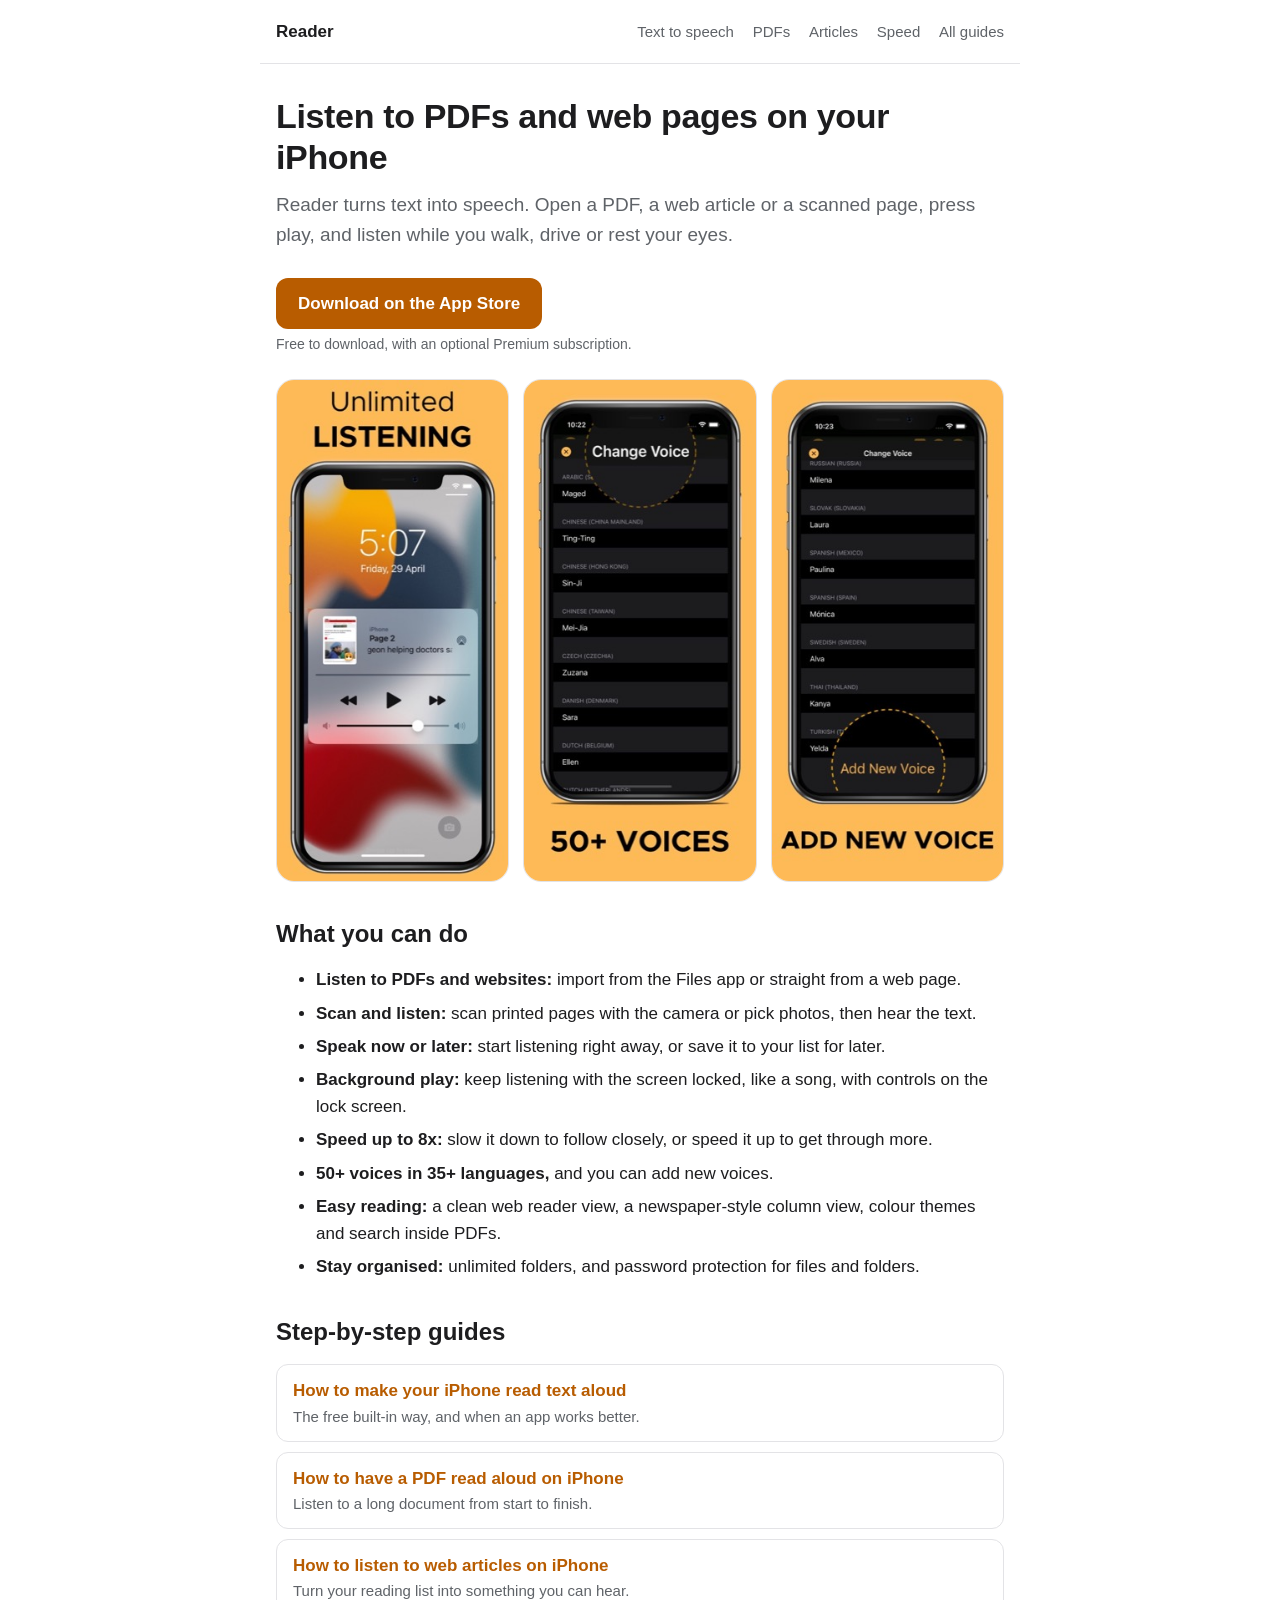
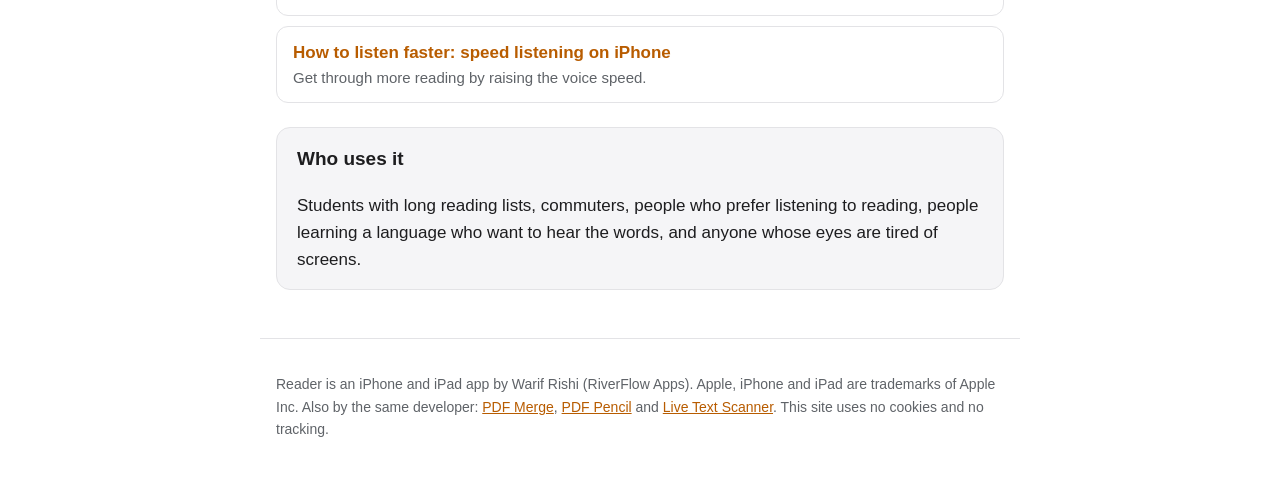
<file: index.html>
<!doctype html>
<html lang="en">
<head>
<meta charset="utf-8">
<meta name="viewport" content="width=device-width, initial-scale=1">
<title>Reader for iPhone and iPad: Text to Speech for PDFs and Web Pages</title>
<meta name="description" content="Listen to PDFs, web articles and scanned pages on your iPhone. 50+ voices in 35+ languages, speed up to 8x, and it keeps playing in the background like music.">
<meta name="apple-itunes-app" content="app-id=1575124024">
<link rel="canonical" href="https://rishi420.github.io/reader/">
<link rel="stylesheet" href="style.css">
<script type="application/ld+json">
{
  "@context": "https://schema.org",
  "@type": "SoftwareApplication",
  "name": "Reader - voice for pdf & web",
  "operatingSystem": "iOS, iPadOS",
  "applicationCategory": "UtilitiesApplication",
  "description": "Text to speech for PDFs and web pages on iPhone and iPad.",
  "downloadUrl": "https://apps.apple.com/app/id1575124024",
  "offers": { "@type": "Offer", "price": "0", "priceCurrency": "USD" }
}
</script>
</head>
<body>
<header>
  <a class="brand" href="./">Reader</a>
  <nav>
    <a href="text-to-speech-on-iphone.html">Text to speech</a>
    <a href="read-pdf-aloud-on-iphone.html">PDFs</a>
    <a href="listen-to-articles-on-iphone.html">Articles</a>
    <a href="speed-listening-on-iphone.html">Speed</a>
    <a class="keep" href="./#guides">All guides</a>
  </nav>
</header>
<main>
  <h1>Listen to PDFs and web pages on your iPhone</h1>
  <p class="lede">Reader turns text into speech. Open a PDF, a web article or a scanned page, press play, and listen while you walk, drive or rest your eyes.</p>
  <a class="cta" href="https://apps.apple.com/app/apple-store/id1575124024?pt=117198018&amp;ct=reader-home&amp;mt=8">Download on the App Store</a>
  <span class="cta-note">Free to download, with an optional Premium subscription.</span>

  <div class="shots">
    <img src="img/background-listening.jpg" width="277" height="600" alt="Reader playing a document from the iPhone lock screen">
    <img src="img/voices.jpg" width="277" height="600" alt="Choosing from more than 50 voices in Reader" loading="lazy">
    <img src="img/add-voice.jpg" width="277" height="600" alt="Adding a new voice in Reader" loading="lazy">
  </div>

  <h2>What you can do</h2>
  <ul>
    <li><strong>Listen to PDFs and websites:</strong> import from the Files app or straight from a web page.</li>
    <li><strong>Scan and listen:</strong> scan printed pages with the camera or pick photos, then hear the text.</li>
    <li><strong>Speak now or later:</strong> start listening right away, or save it to your list for later.</li>
    <li><strong>Background play:</strong> keep listening with the screen locked, like a song, with controls on the lock screen.</li>
    <li><strong>Speed up to 8x:</strong> slow it down to follow closely, or speed it up to get through more.</li>
    <li><strong>50+ voices in 35+ languages,</strong> and you can add new voices.</li>
    <li><strong>Easy reading:</strong> a clean web reader view, a newspaper-style column view, colour themes and search inside PDFs.</li>
    <li><strong>Stay organised:</strong> unlimited folders, and password protection for files and folders.</li>
  </ul>

  <h2 id="guides">Step-by-step guides</h2>
  <ul class="guides">
    <li><a href="text-to-speech-on-iphone.html">How to make your iPhone read text aloud</a><span>The free built-in way, and when an app works better.</span></li>
    <li><a href="read-pdf-aloud-on-iphone.html">How to have a PDF read aloud on iPhone</a><span>Listen to a long document from start to finish.</span></li>
    <li><a href="listen-to-articles-on-iphone.html">How to listen to web articles on iPhone</a><span>Turn your reading list into something you can hear.</span></li>
    <li><a href="speed-listening-on-iphone.html">How to listen faster: speed listening on iPhone</a><span>Get through more reading by raising the voice speed.</span></li>
  </ul>

  <div class="box">
    <h3>Who uses it</h3>
    <p>Students with long reading lists, commuters, people who prefer listening to reading, people learning a language who want to hear the words, and anyone whose eyes are tired of screens.</p>
  </div>
</main>
<footer>
  <p>Reader is an iPhone and iPad app by Warif Rishi (RiverFlow Apps). Apple, iPhone and iPad are trademarks of Apple Inc. Also by the same developer: <a href="https://rishi420.github.io/pdf-merge/">PDF Merge</a>, <a href="https://rishi420.github.io/pdf-pencil/">PDF Pencil</a> and <a href="https://rishi420.github.io/live-text-scanner/">Live Text Scanner</a>. This site uses no cookies and no tracking.</p>
</footer>
</body>
</html>
</file>
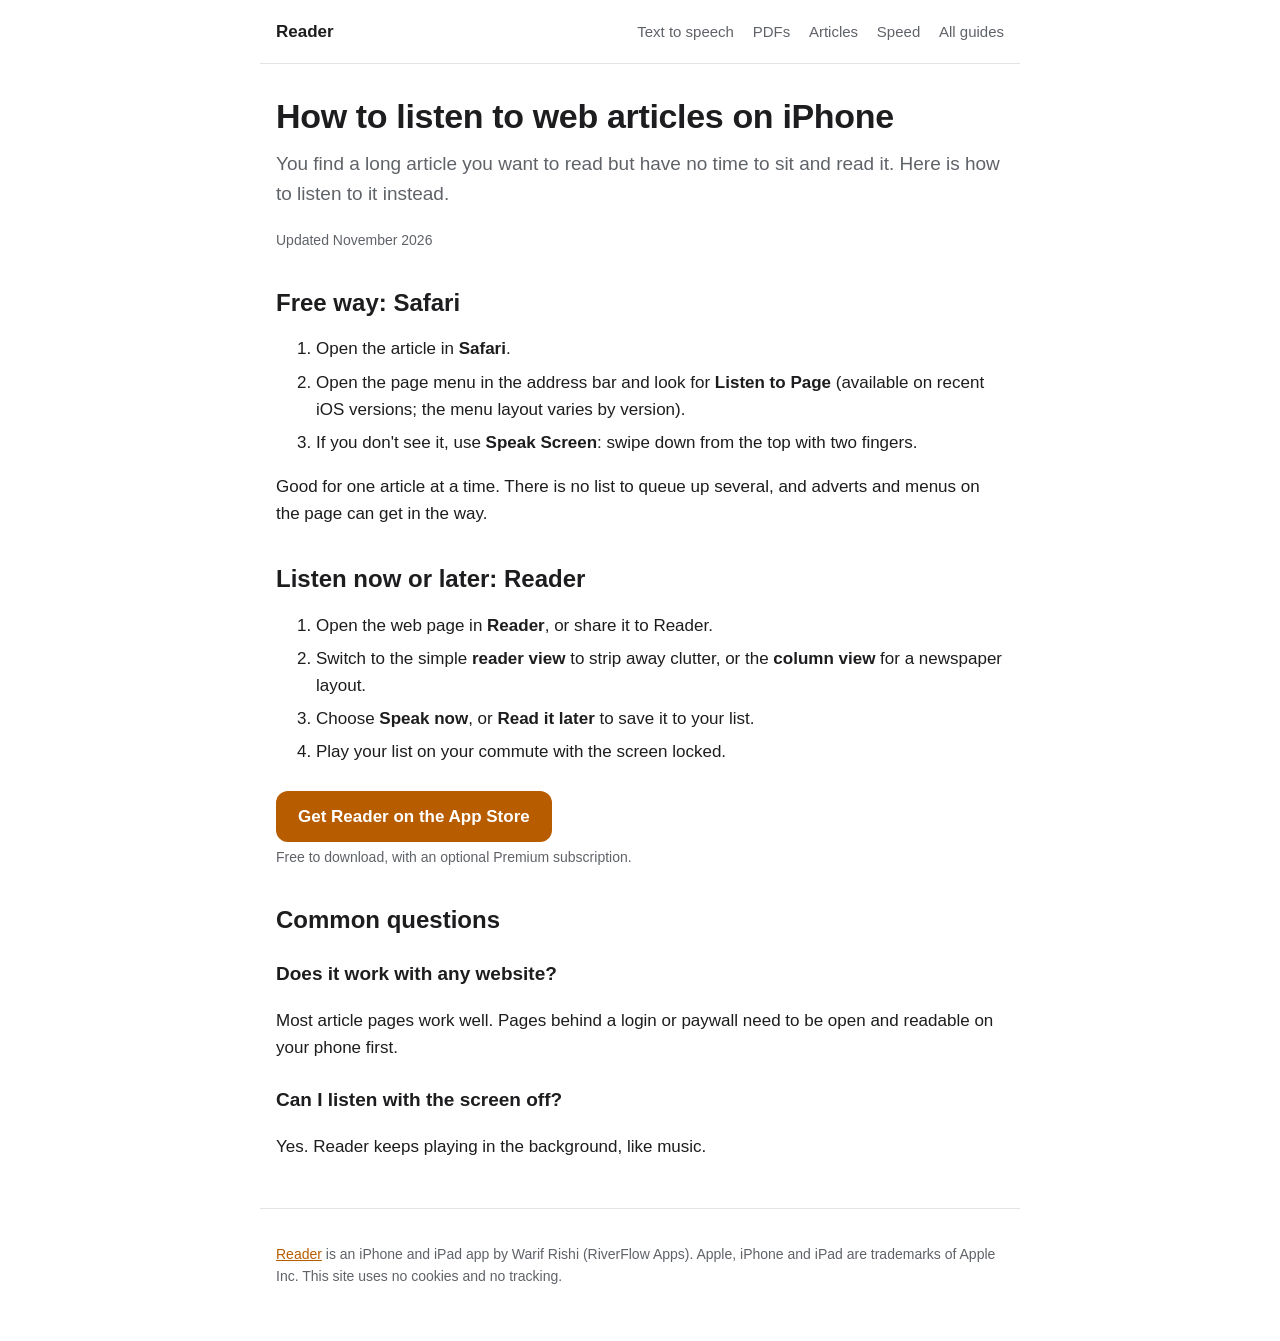
<file: listen-to-articles-on-iphone.html>
<!doctype html>
<html lang="en">
<head>
<meta charset="utf-8">
<meta name="viewport" content="width=device-width, initial-scale=1">
<title>How to Listen to Web Articles on iPhone</title>
<meta name="description" content="Have news, blog posts and long reads read aloud on your iPhone. The built-in Safari option, and how to save articles to listen to later with Reader.">
<meta name="apple-itunes-app" content="app-id=1575124024">
<link rel="canonical" href="https://rishi420.github.io/reader/listen-to-articles-on-iphone.html">
<link rel="stylesheet" href="style.css">
</head>
<body>
<header>
  <a class="brand" href="./">Reader</a>
  <nav>
    <a href="text-to-speech-on-iphone.html">Text to speech</a>
    <a href="read-pdf-aloud-on-iphone.html">PDFs</a>
    <a href="listen-to-articles-on-iphone.html">Articles</a>
    <a href="speed-listening-on-iphone.html">Speed</a>
    <a class="keep" href="./#guides">All guides</a>
  </nav>
</header>
<main>
  <h1>How to listen to web articles on iPhone</h1>
  <p class="lede">You find a long article you want to read but have no time to sit and read it. Here is how to listen to it instead.</p>
  <p class="updated">Updated November 2026</p>

  <h2>Free way: Safari</h2>
  <ol>
    <li>Open the article in <strong>Safari</strong>.</li>
    <li>Open the page menu in the address bar and look for <strong>Listen to Page</strong> (available on recent iOS versions; the menu layout varies by version).</li>
    <li>If you don't see it, use <strong>Speak Screen</strong>: swipe down from the top with two fingers.</li>
  </ol>
  <p>Good for one article at a time. There is no list to queue up several, and adverts and menus on the page can get in the way.</p>

  <h2>Listen now or later: Reader</h2>
  <ol>
    <li>Open the web page in <strong>Reader</strong>, or share it to Reader.</li>
    <li>Switch to the simple <strong>reader view</strong> to strip away clutter, or the <strong>column view</strong> for a newspaper layout.</li>
    <li>Choose <strong>Speak now</strong>, or <strong>Read it later</strong> to save it to your list.</li>
    <li>Play your list on your commute with the screen locked.</li>
  </ol>
  <a class="cta" href="https://apps.apple.com/app/apple-store/id1575124024?pt=117198018&amp;ct=reader-web&amp;mt=8">Get Reader on the App Store</a>
  <span class="cta-note">Free to download, with an optional Premium subscription.</span>

  <h2>Common questions</h2>
  <h3>Does it work with any website?</h3>
  <p>Most article pages work well. Pages behind a login or paywall need to be open and readable on your phone first.</p>
  <h3>Can I listen with the screen off?</h3>
  <p>Yes. Reader keeps playing in the background, like music.</p>
</main>
<footer>
  <p><a href="./">Reader</a> is an iPhone and iPad app by Warif Rishi (RiverFlow Apps). Apple, iPhone and iPad are trademarks of Apple Inc. This site uses no cookies and no tracking.</p>
</footer>
</body>
</html>
</file>
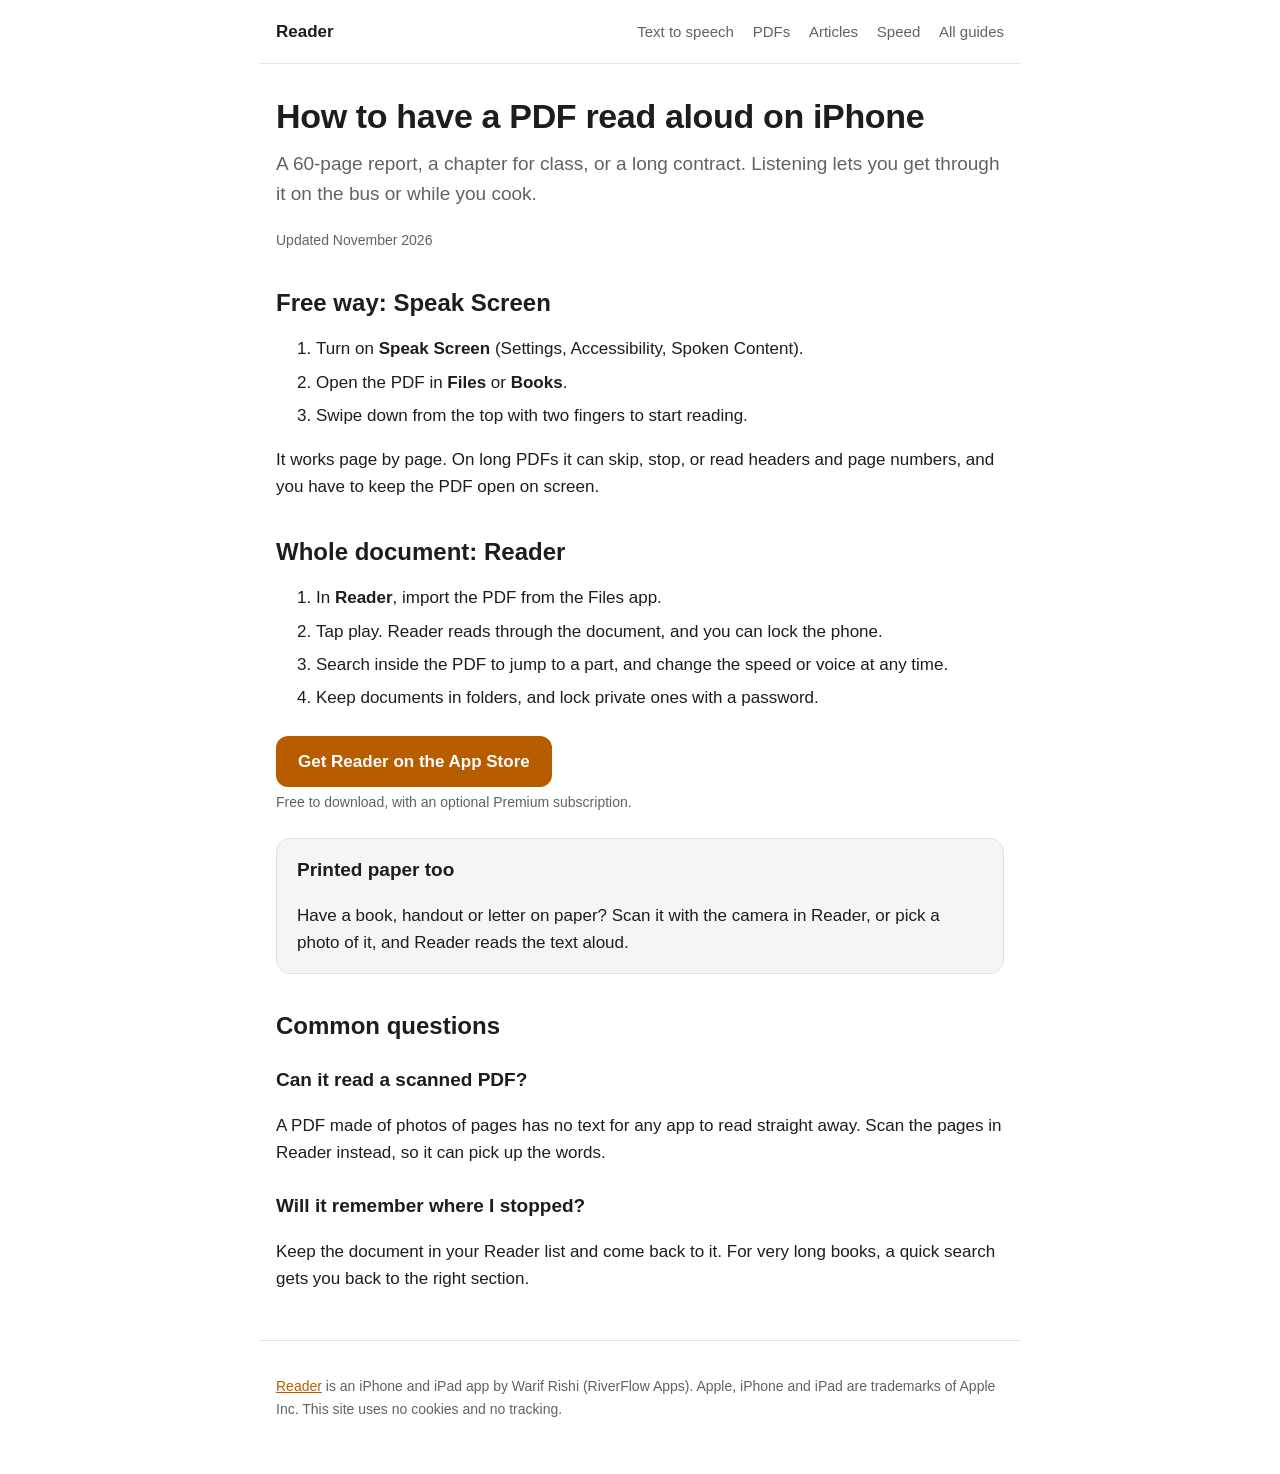
<file: read-pdf-aloud-on-iphone.html>
<!doctype html>
<html lang="en">
<head>
<meta charset="utf-8">
<meta name="viewport" content="width=device-width, initial-scale=1">
<title>How to Have a PDF Read Aloud on iPhone</title>
<meta name="description" content="Listen to a PDF on your iPhone or iPad: books, lecture notes, reports and printed pages. The free built-in way and how to listen to the whole document with Reader.">
<meta name="apple-itunes-app" content="app-id=1575124024">
<link rel="canonical" href="https://rishi420.github.io/reader/read-pdf-aloud-on-iphone.html">
<link rel="stylesheet" href="style.css">
</head>
<body>
<header>
  <a class="brand" href="./">Reader</a>
  <nav>
    <a href="text-to-speech-on-iphone.html">Text to speech</a>
    <a href="read-pdf-aloud-on-iphone.html">PDFs</a>
    <a href="listen-to-articles-on-iphone.html">Articles</a>
    <a href="speed-listening-on-iphone.html">Speed</a>
    <a class="keep" href="./#guides">All guides</a>
  </nav>
</header>
<main>
  <h1>How to have a PDF read aloud on iPhone</h1>
  <p class="lede">A 60-page report, a chapter for class, or a long contract. Listening lets you get through it on the bus or while you cook.</p>
  <p class="updated">Updated November 2026</p>

  <h2>Free way: Speak Screen</h2>
  <ol>
    <li>Turn on <strong>Speak Screen</strong> (Settings, Accessibility, Spoken Content).</li>
    <li>Open the PDF in <strong>Files</strong> or <strong>Books</strong>.</li>
    <li>Swipe down from the top with two fingers to start reading.</li>
  </ol>
  <p>It works page by page. On long PDFs it can skip, stop, or read headers and page numbers, and you have to keep the PDF open on screen.</p>

  <h2>Whole document: Reader</h2>
  <ol>
    <li>In <strong>Reader</strong>, import the PDF from the Files app.</li>
    <li>Tap play. Reader reads through the document, and you can lock the phone.</li>
    <li>Search inside the PDF to jump to a part, and change the speed or voice at any time.</li>
    <li>Keep documents in folders, and lock private ones with a password.</li>
  </ol>
  <a class="cta" href="https://apps.apple.com/app/apple-store/id1575124024?pt=117198018&amp;ct=reader-pdf&amp;mt=8">Get Reader on the App Store</a>
  <span class="cta-note">Free to download, with an optional Premium subscription.</span>

  <div class="box">
    <h3>Printed paper too</h3>
    <p>Have a book, handout or letter on paper? Scan it with the camera in Reader, or pick a photo of it, and Reader reads the text aloud.</p>
  </div>

  <h2>Common questions</h2>
  <h3>Can it read a scanned PDF?</h3>
  <p>A PDF made of photos of pages has no text for any app to read straight away. Scan the pages in Reader instead, so it can pick up the words.</p>
  <h3>Will it remember where I stopped?</h3>
  <p>Keep the document in your Reader list and come back to it. For very long books, a quick search gets you back to the right section.</p>
</main>
<footer>
  <p><a href="./">Reader</a> is an iPhone and iPad app by Warif Rishi (RiverFlow Apps). Apple, iPhone and iPad are trademarks of Apple Inc. This site uses no cookies and no tracking.</p>
</footer>
</body>
</html>
</file>
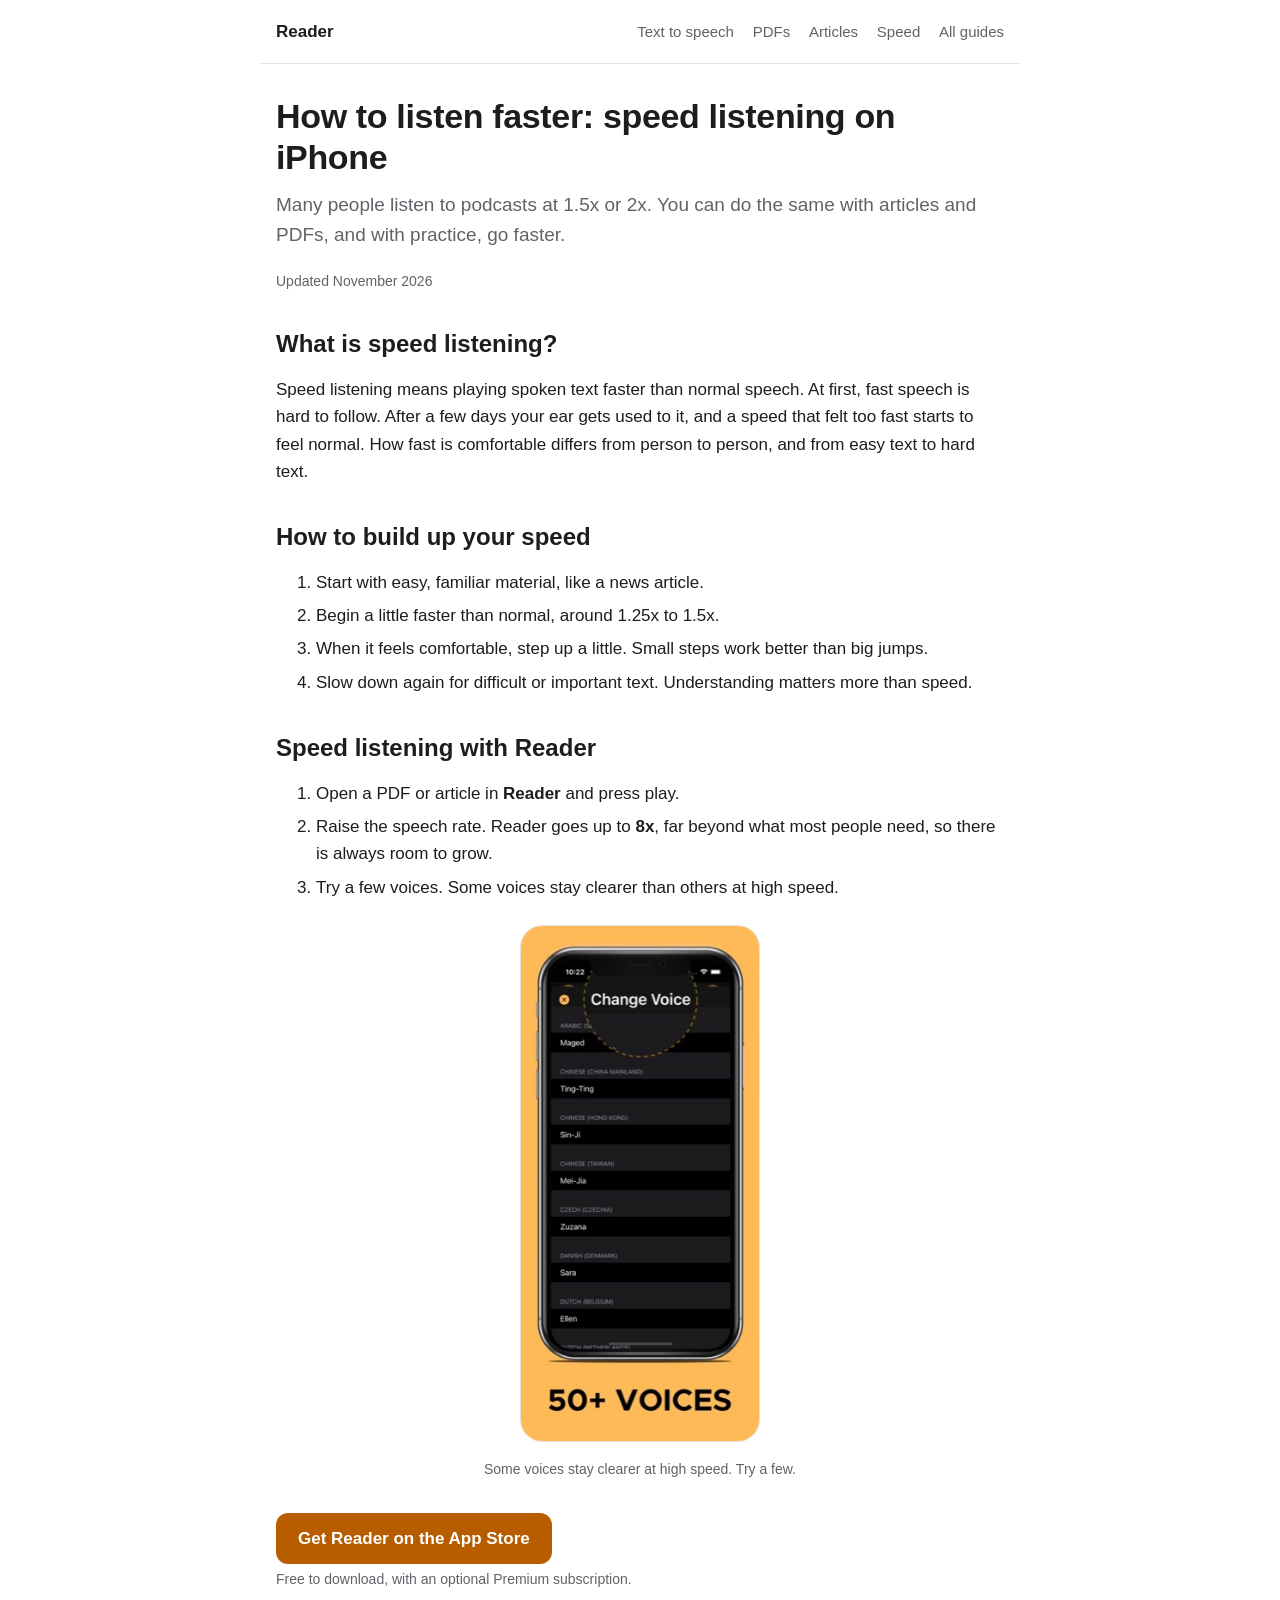
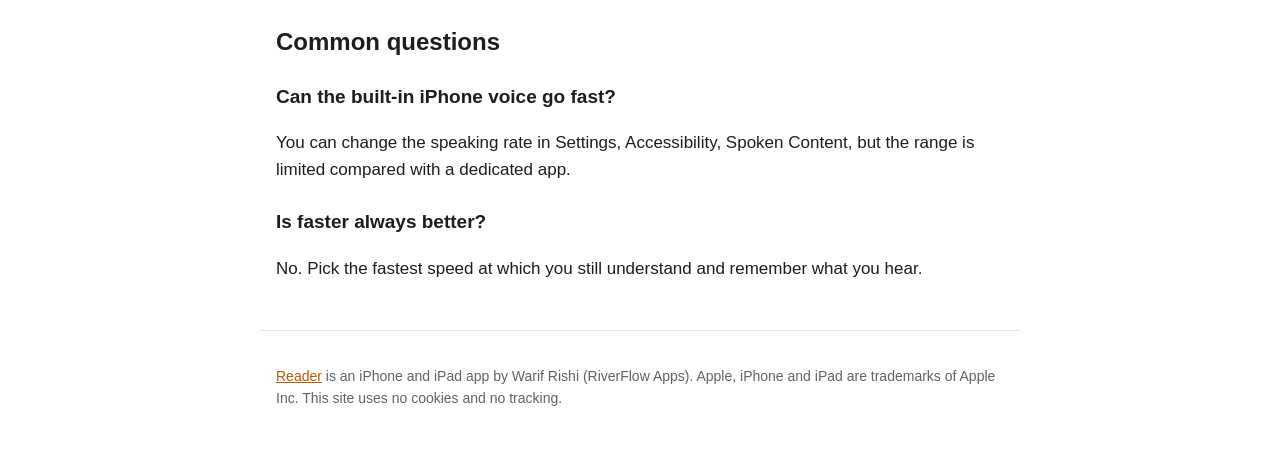
<file: speed-listening-on-iphone.html>
<!doctype html>
<html lang="en">
<head>
<meta charset="utf-8">
<meta name="viewport" content="width=device-width, initial-scale=1">
<title>Speed Listening on iPhone: Listen to Text Faster</title>
<meta name="description" content="Speed listening means playing text to speech faster than normal reading speed. How to start slowly, build up, and listen at up to 8x on iPhone with Reader.">
<meta name="apple-itunes-app" content="app-id=1575124024">
<link rel="canonical" href="https://rishi420.github.io/reader/speed-listening-on-iphone.html">
<link rel="stylesheet" href="style.css">
</head>
<body>
<header>
  <a class="brand" href="./">Reader</a>
  <nav>
    <a href="text-to-speech-on-iphone.html">Text to speech</a>
    <a href="read-pdf-aloud-on-iphone.html">PDFs</a>
    <a href="listen-to-articles-on-iphone.html">Articles</a>
    <a href="speed-listening-on-iphone.html">Speed</a>
    <a class="keep" href="./#guides">All guides</a>
  </nav>
</header>
<main>
  <h1>How to listen faster: speed listening on iPhone</h1>
  <p class="lede">Many people listen to podcasts at 1.5x or 2x. You can do the same with articles and PDFs, and with practice, go faster.</p>
  <p class="updated">Updated November 2026</p>

  <h2>What is speed listening?</h2>
  <p>Speed listening means playing spoken text faster than normal speech. At first, fast speech is hard to follow. After a few days your ear gets used to it, and a speed that felt too fast starts to feel normal. How fast is comfortable differs from person to person, and from easy text to hard text.</p>

  <h2>How to build up your speed</h2>
  <ol>
    <li>Start with easy, familiar material, like a news article.</li>
    <li>Begin a little faster than normal, around 1.25x to 1.5x.</li>
    <li>When it feels comfortable, step up a little. Small steps work better than big jumps.</li>
    <li>Slow down again for difficult or important text. Understanding matters more than speed.</li>
  </ol>

  <h2>Speed listening with Reader</h2>
  <ol>
    <li>Open a PDF or article in <strong>Reader</strong> and press play.</li>
    <li>Raise the speech rate. Reader goes up to <strong>8x</strong>, far beyond what most people need, so there is always room to grow.</li>
    <li>Try a few voices. Some voices stay clearer than others at high speed.</li>
  </ol>
  <figure>
    <img src="img/voices.jpg" width="277" height="600" alt="Choosing a voice in Reader">
    <figcaption>Some voices stay clearer at high speed. Try a few.</figcaption>
  </figure>
  <a class="cta" href="https://apps.apple.com/app/apple-store/id1575124024?pt=117198018&amp;ct=reader-speed&amp;mt=8">Get Reader on the App Store</a>
  <span class="cta-note">Free to download, with an optional Premium subscription.</span>

  <h2>Common questions</h2>
  <h3>Can the built-in iPhone voice go fast?</h3>
  <p>You can change the speaking rate in Settings, Accessibility, Spoken Content, but the range is limited compared with a dedicated app.</p>
  <h3>Is faster always better?</h3>
  <p>No. Pick the fastest speed at which you still understand and remember what you hear.</p>
</main>
<footer>
  <p><a href="./">Reader</a> is an iPhone and iPad app by Warif Rishi (RiverFlow Apps). Apple, iPhone and iPad are trademarks of Apple Inc. This site uses no cookies and no tracking.</p>
</footer>
</body>
</html>
</file>
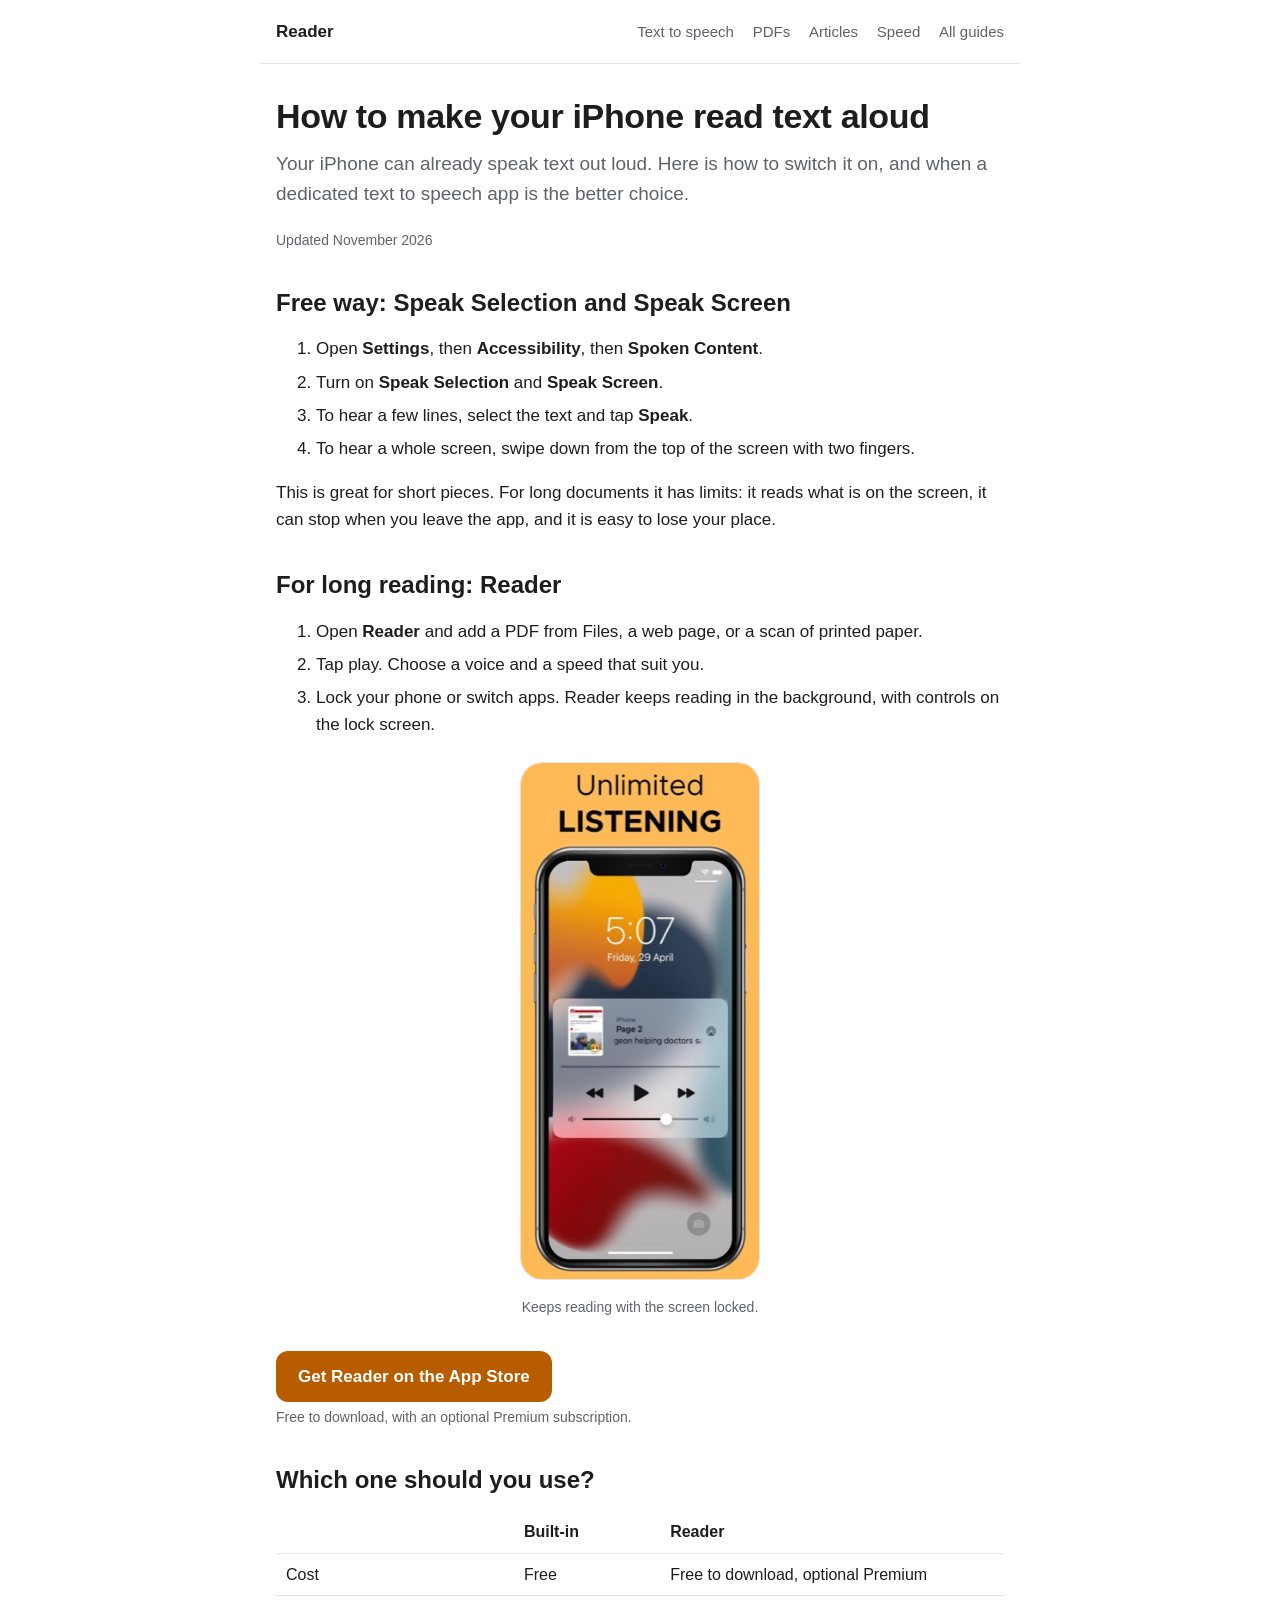
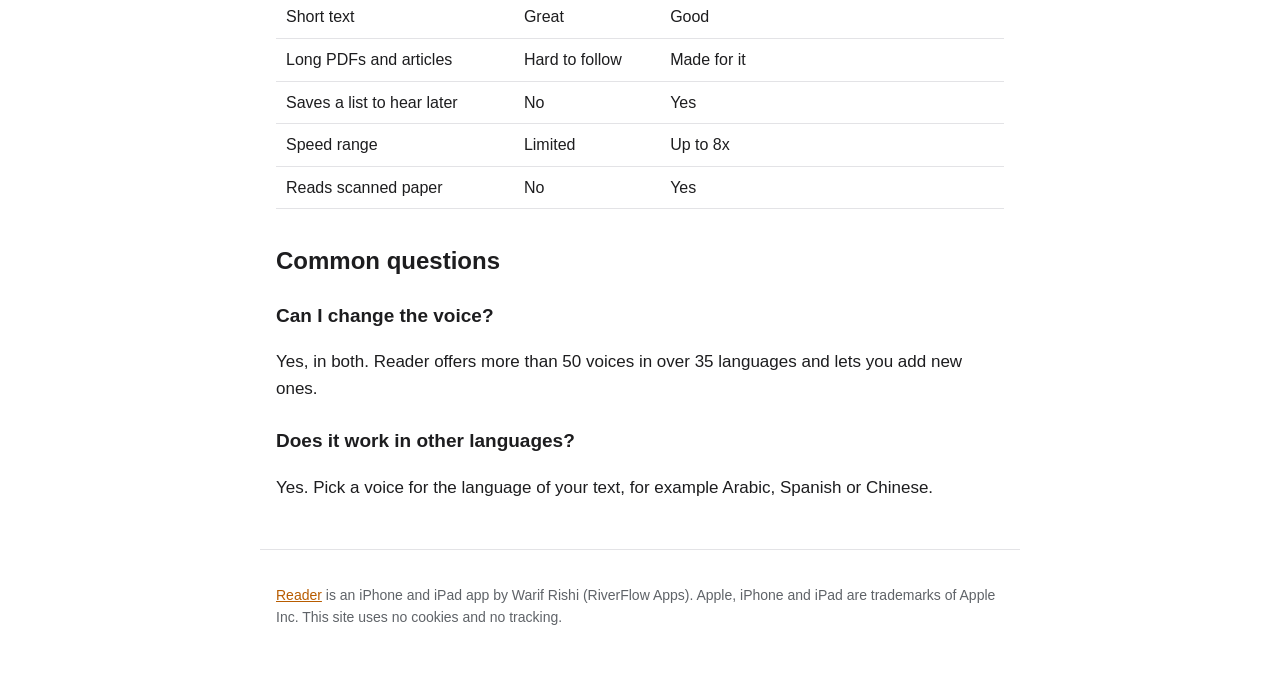
<file: text-to-speech-on-iphone.html>
<!doctype html>
<html lang="en">
<head>
<meta charset="utf-8">
<meta name="viewport" content="width=device-width, initial-scale=1">
<title>How to Make Your iPhone Read Text Aloud (Text to Speech)</title>
<meta name="description" content="Turn on the iPhone's free built-in text to speech (Speak Selection and Speak Screen), and when a text to speech app like Reader works better for long documents.">
<meta name="apple-itunes-app" content="app-id=1575124024">
<link rel="canonical" href="https://rishi420.github.io/reader/text-to-speech-on-iphone.html">
<link rel="stylesheet" href="style.css">
</head>
<body>
<header>
  <a class="brand" href="./">Reader</a>
  <nav>
    <a href="text-to-speech-on-iphone.html">Text to speech</a>
    <a href="read-pdf-aloud-on-iphone.html">PDFs</a>
    <a href="listen-to-articles-on-iphone.html">Articles</a>
    <a href="speed-listening-on-iphone.html">Speed</a>
    <a class="keep" href="./#guides">All guides</a>
  </nav>
</header>
<main>
  <h1>How to make your iPhone read text aloud</h1>
  <p class="lede">Your iPhone can already speak text out loud. Here is how to switch it on, and when a dedicated text to speech app is the better choice.</p>
  <p class="updated">Updated November 2026</p>

  <h2>Free way: Speak Selection and Speak Screen</h2>
  <ol>
    <li>Open <strong>Settings</strong>, then <strong>Accessibility</strong>, then <strong>Spoken Content</strong>.</li>
    <li>Turn on <strong>Speak Selection</strong> and <strong>Speak Screen</strong>.</li>
    <li>To hear a few lines, select the text and tap <strong>Speak</strong>.</li>
    <li>To hear a whole screen, swipe down from the top of the screen with two fingers.</li>
  </ol>
  <p>This is great for short pieces. For long documents it has limits: it reads what is on the screen, it can stop when you leave the app, and it is easy to lose your place.</p>

  <h2>For long reading: Reader</h2>
  <ol>
    <li>Open <strong>Reader</strong> and add a PDF from Files, a web page, or a scan of printed paper.</li>
    <li>Tap play. Choose a voice and a speed that suit you.</li>
    <li>Lock your phone or switch apps. Reader keeps reading in the background, with controls on the lock screen.</li>
  </ol>
  <figure>
    <img src="img/background-listening.jpg" width="277" height="600" alt="Reader playback controls on the iPhone lock screen">
    <figcaption>Keeps reading with the screen locked.</figcaption>
  </figure>
  <a class="cta" href="https://apps.apple.com/app/apple-store/id1575124024?pt=117198018&amp;ct=reader-tts&amp;mt=8">Get Reader on the App Store</a>
  <span class="cta-note">Free to download, with an optional Premium subscription.</span>

  <h2>Which one should you use?</h2>
  <table>
    <tr><th></th><th>Built-in</th><th>Reader</th></tr>
    <tr><td>Cost</td><td>Free</td><td>Free to download, optional Premium</td></tr>
    <tr><td>Short text</td><td>Great</td><td>Good</td></tr>
    <tr><td>Long PDFs and articles</td><td>Hard to follow</td><td>Made for it</td></tr>
    <tr><td>Saves a list to hear later</td><td>No</td><td>Yes</td></tr>
    <tr><td>Speed range</td><td>Limited</td><td>Up to 8x</td></tr>
    <tr><td>Reads scanned paper</td><td>No</td><td>Yes</td></tr>
  </table>

  <h2>Common questions</h2>
  <h3>Can I change the voice?</h3>
  <p>Yes, in both. Reader offers more than 50 voices in over 35 languages and lets you add new ones.</p>
  <h3>Does it work in other languages?</h3>
  <p>Yes. Pick a voice for the language of your text, for example Arabic, Spanish or Chinese.</p>
</main>
<footer>
  <p><a href="./">Reader</a> is an iPhone and iPad app by Warif Rishi (RiverFlow Apps). Apple, iPhone and iPad are trademarks of Apple Inc. This site uses no cookies and no tracking.</p>
</footer>
</body>
</html>
</file>
<file: style.css>
:root {
  --bg: #ffffff;
  --text: #1d1d1f;
  --muted: #5f6368;
  --accent: #b85c00;
  --accent-text: #ffffff;
  --card: #f5f5f7;
  --border: #e3e3e6;
}
@media (prefers-color-scheme: dark) {
  :root {
    --bg: #111113;
    --text: #f2f2f4;
    --muted: #a1a1a8;
    --accent: #ffb14a;
    --accent-text: #111113;
    --card: #1c1c1f;
    --border: #2c2c30;
  }
}
* { box-sizing: border-box; }
html { -webkit-text-size-adjust: 100%; }
body {
  margin: 0;
  background: var(--bg);
  color: var(--text);
  font: 17px/1.6 -apple-system, BlinkMacSystemFont, "Segoe UI", Roboto, Helvetica, Arial, sans-serif;
}
a { color: var(--accent); }
header, main, footer { max-width: 760px; margin: 0 auto; padding: 0 16px; }
header { display: flex; align-items: center; justify-content: space-between; gap: 12px; padding-top: 18px; padding-bottom: 18px; border-bottom: 1px solid var(--border); }
header .brand { font-weight: 700; text-decoration: none; color: var(--text); }
header nav a { margin-left: 14px; font-size: 15px; color: var(--muted); text-decoration: none; }
header nav a:hover { color: var(--text); }
h1 { font-size: 34px; line-height: 1.2; margin: 32px 0 12px; letter-spacing: -0.01em; }
h2 { font-size: 24px; line-height: 1.3; margin: 36px 0 10px; }
h3 { font-size: 19px; margin: 24px 0 6px; }
.lede { font-size: 19px; color: var(--muted); margin-top: 0; }
.updated { font-size: 14px; color: var(--muted); }
ol li, ul li { margin-bottom: 6px; }
.cta {
  display: inline-block; margin: 8px 0 4px; padding: 12px 22px; border-radius: 12px;
  background: var(--accent); color: var(--accent-text); font-weight: 600; text-decoration: none;
}
.cta-note { display: block; font-size: 14px; color: var(--muted); }
.box { background: var(--card); border: 1px solid var(--border); border-radius: 14px; padding: 16px 20px; margin: 24px 0; }
.box p:first-child, .box h3:first-child { margin-top: 0; }
.box p:last-child { margin-bottom: 0; }
figure { margin: 24px 0; text-align: center; }
figure img { width: 240px; max-width: 70%; height: auto; border-radius: 22px; border: 1px solid var(--border); }
figcaption { font-size: 14px; color: var(--muted); margin-top: 8px; }
.shots { display: grid; grid-template-columns: repeat(auto-fit, minmax(150px, 1fr)); gap: 14px; margin: 24px 0; }
.shots img { width: 100%; height: auto; border-radius: 18px; border: 1px solid var(--border); }
.guides { list-style: none; padding: 0; }
.guides li { border: 1px solid var(--border); border-radius: 12px; padding: 12px 16px; margin-bottom: 10px; }
.guides a { font-weight: 600; text-decoration: none; }
.guides span { display: block; font-size: 15px; color: var(--muted); }
table { width: 100%; border-collapse: collapse; margin: 16px 0; font-size: 16px; }
th, td { text-align: left; padding: 8px 10px; border-bottom: 1px solid var(--border); vertical-align: top; }
footer { margin-top: 48px; padding-top: 20px; padding-bottom: 40px; border-top: 1px solid var(--border); font-size: 14px; color: var(--muted); }
@media (max-width: 520px) {
  h1 { font-size: 28px; }
  header nav a:not(.keep) { display: none; }
}
</file>
